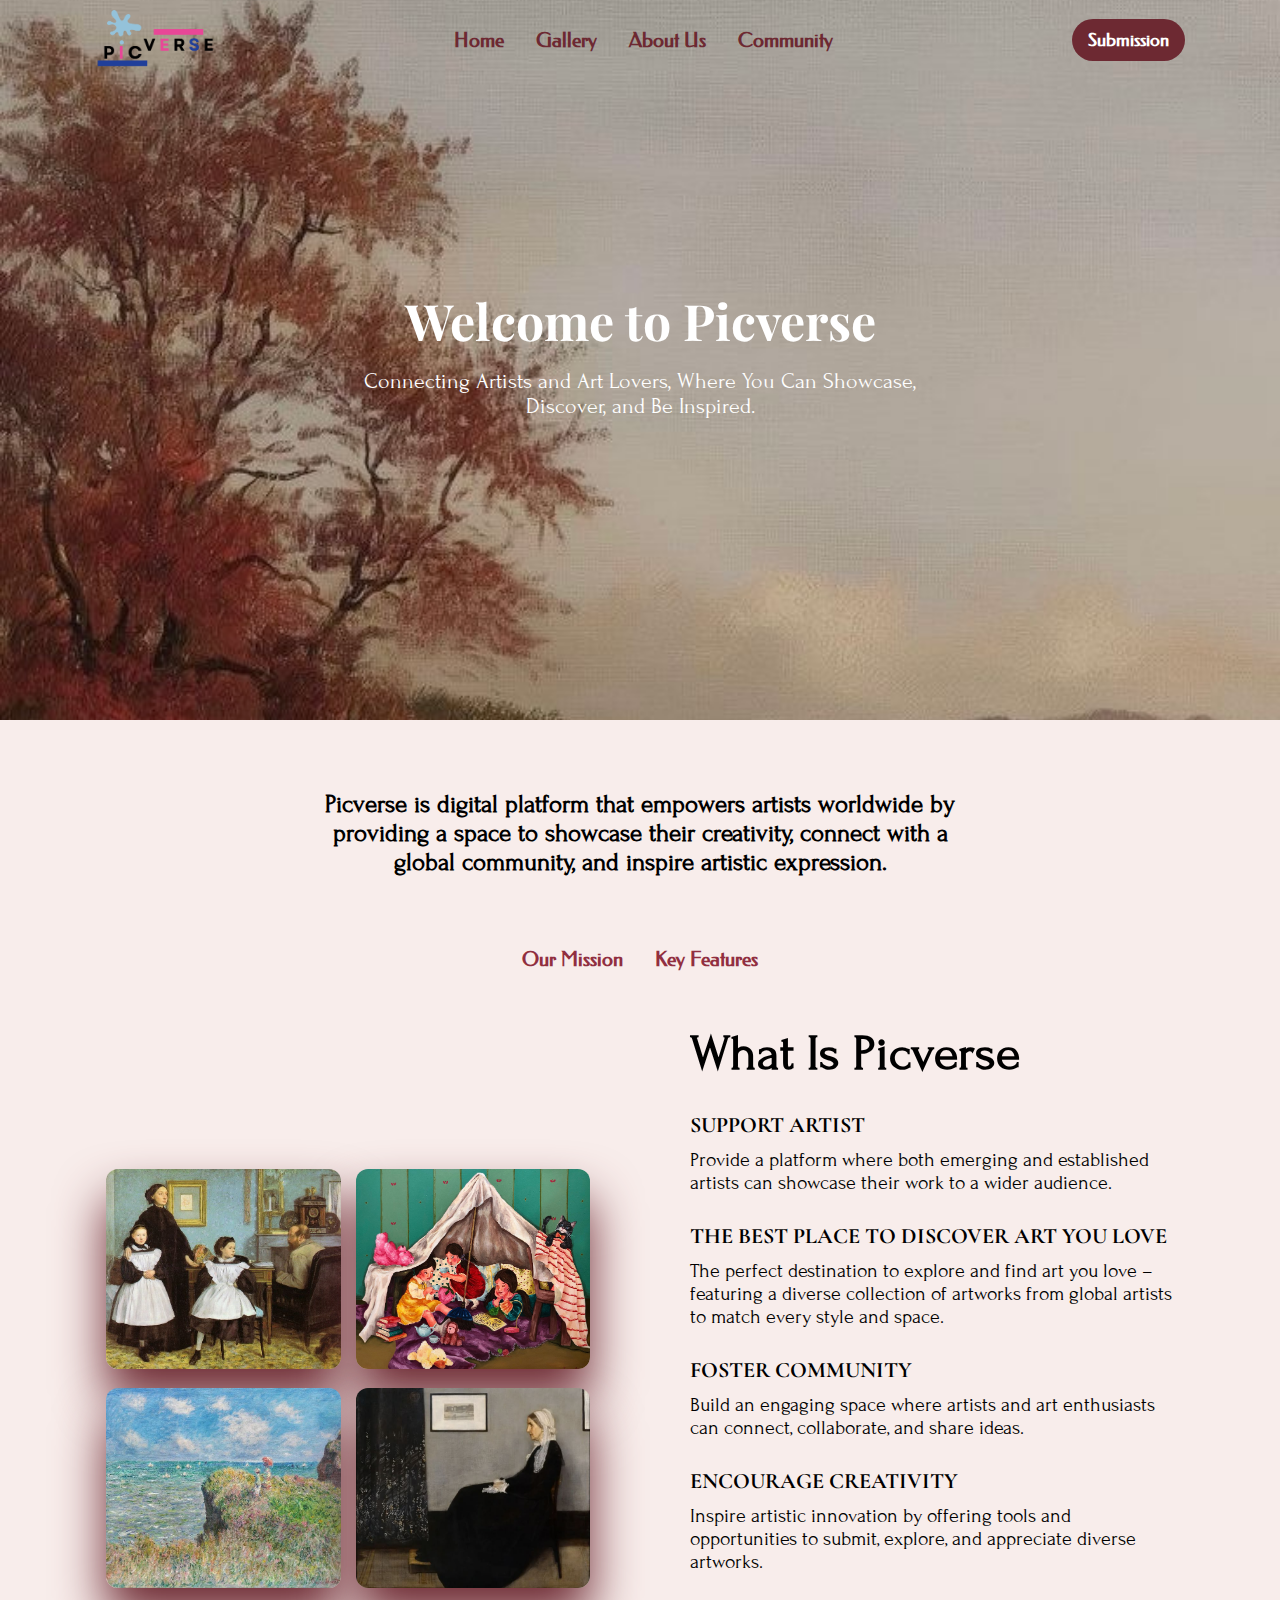
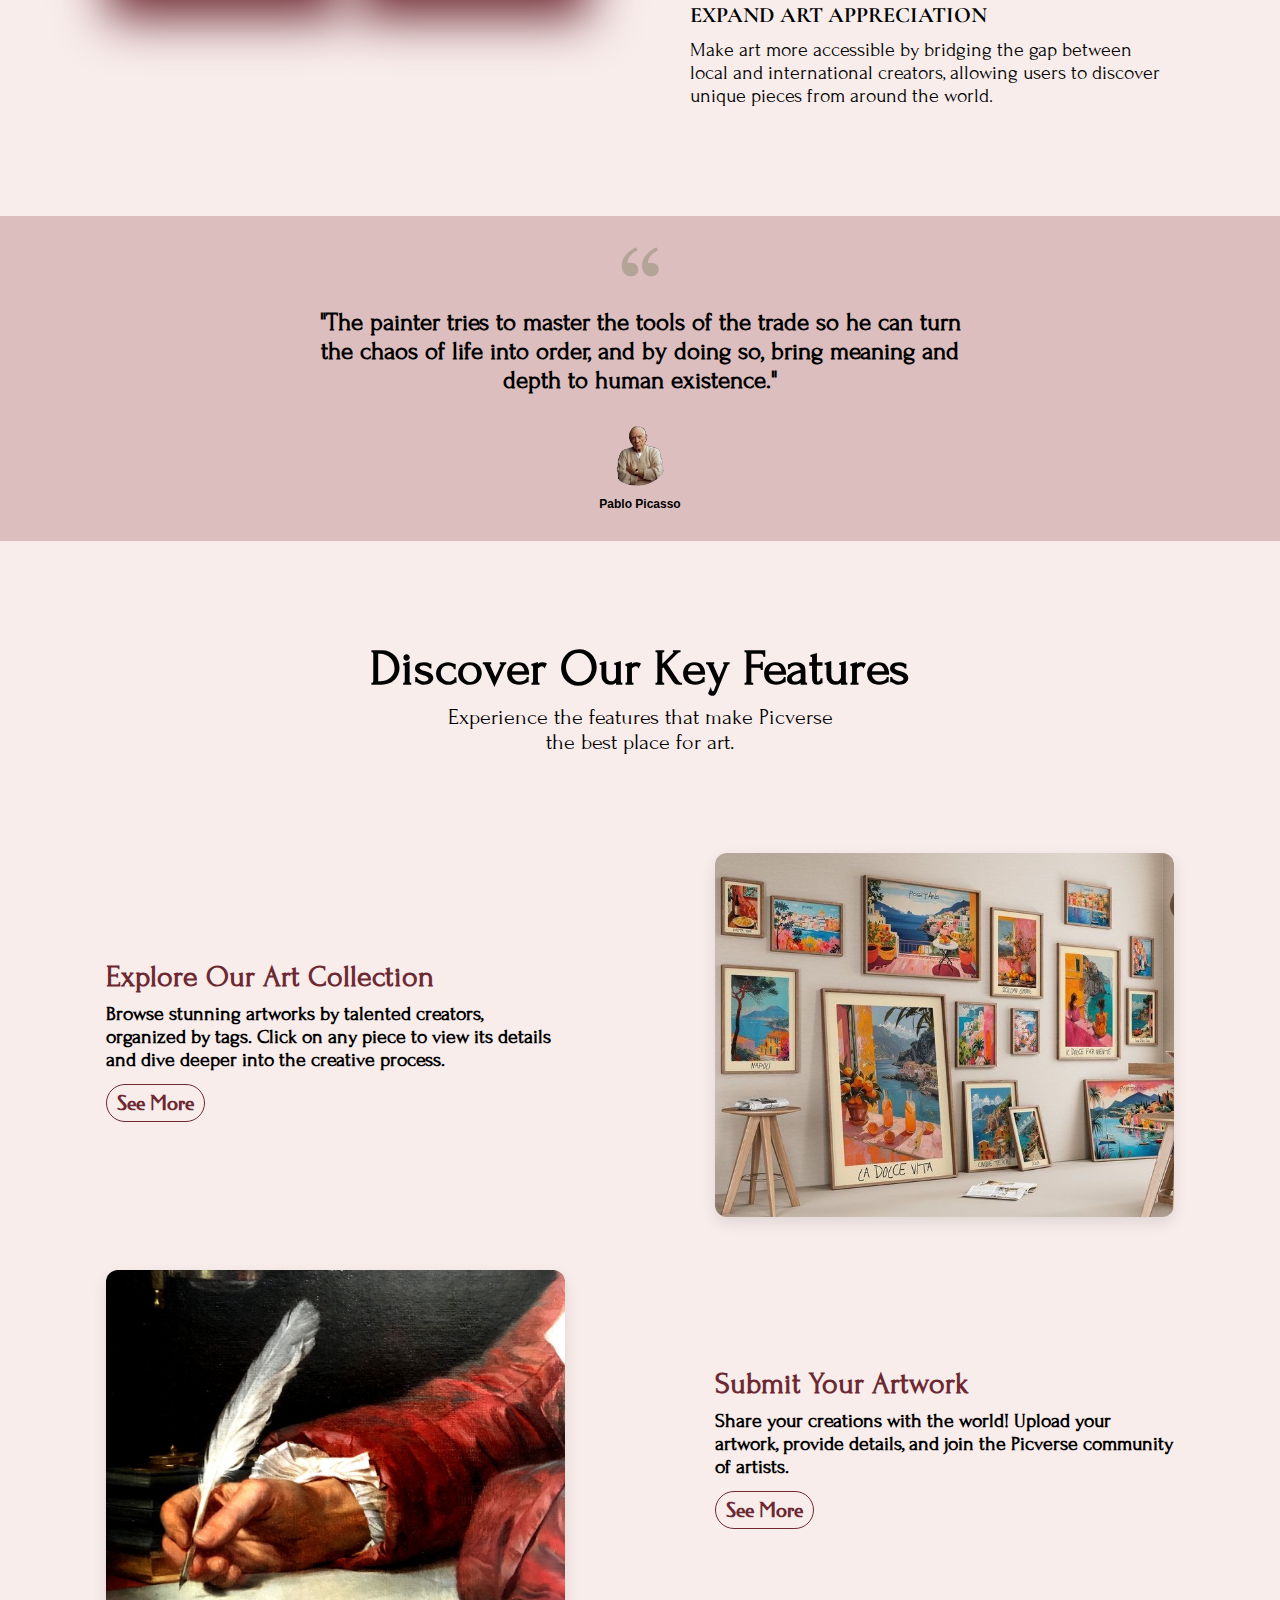
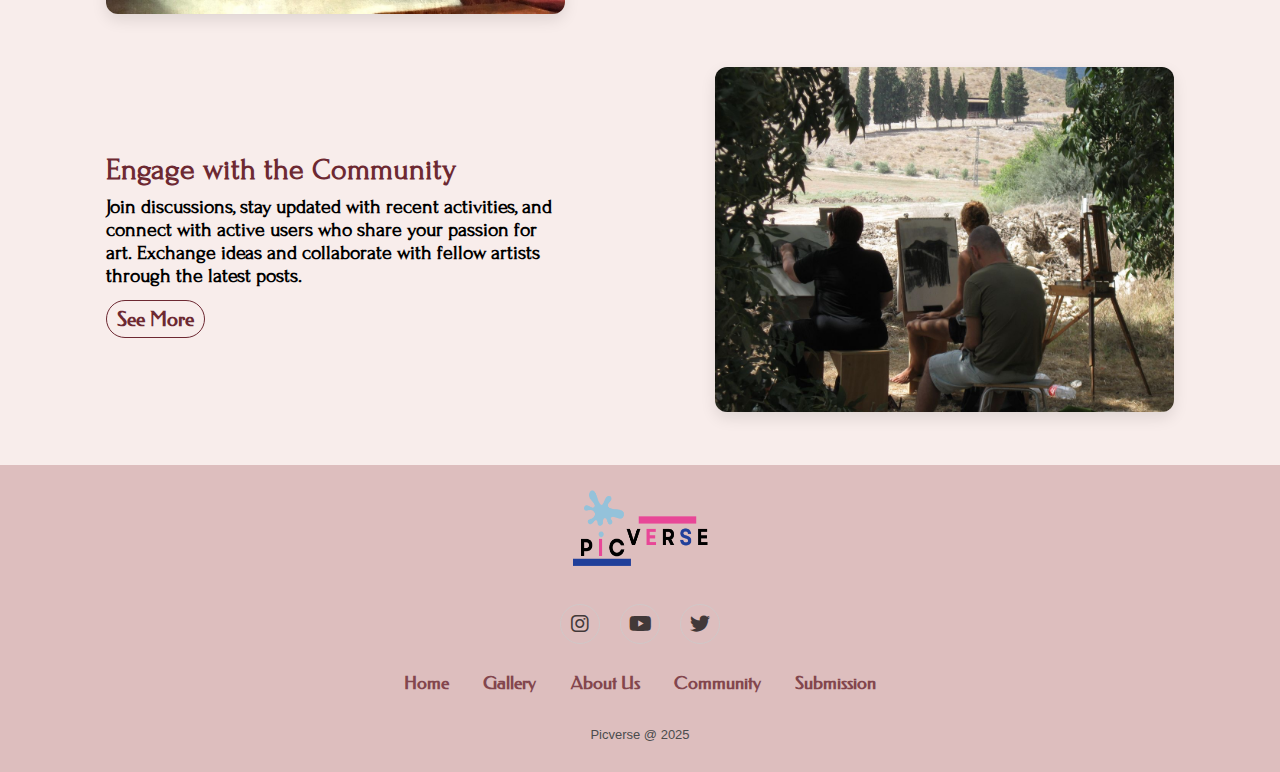
<file: About-us/aboutUs.html>
<!DOCTYPE html>
<html lang="en">
  <head>
    <meta charset="UTF-8" />
    <meta name="viewport" content="width=device-width, initial-scale=1.0" />
    <link rel="stylesheet" href="./about-us.css" />
    <link
    rel="stylesheet"
    href="https://cdnjs.cloudflare.com/ajax/libs/font-awesome/6.7.2/css/all.min.css"
    integrity="sha512-Evv84Mr4kqVGRNSgIGL/F/aIDqQb7xQ2vcrdIwxfjThSH8CSR7PBEakCr51Ck+w+/U6swU2Im1vVX0SVk9ABhg=="
    crossorigin="anonymous"
    referrerpolicy="no-referrer"
  />
    <title>About Us Page</title>
  </head>
  <body>
    <header class="header-about">
      <div class="navbar">
        <a href="../index.html">
          <img src="../img/picverse.png" alt="" class="logo" />
        </a>
        <ul class="links">
          <li><a href="../index.html">Home</a></li>
          <li><a href="../Gallery/gallery.html">Gallery</a></li>
          <li><a href="../About-us/aboutUs.html">About Us</a></li>
          <li><a href="../Community/community.html">Community</a></li>
        </ul>
        <a href="../Submission/submission.html" class="action_btn">Submission</a>
        <div class="toggle_btn">
          <i class="fa-solid fa-bars"></i>
        </div>
      </div>

      <div class="dropdown_menu">
        <li><a href="../index.html">Home</a></li>
        <li><a href="../Gallery/gallery.html">Gallery</a></li>
        <li><a href="../About-us/aboutUs.html">About Us</a></li>
        <li><a href="../Community/community.html">Community</a></li>
        <li><a href="../Submission/submission.html" class="action_btn">Submission</a></li>
      </div>
      <div class="slider-about">
        <div class="list-about">
          <div class="item">
            <img src="../img/artist.jpg" alt=""/>
          </div>
        </div>
        <section id="about-us-content">
          <h1 class="heading">Welcome to Picverse</h1>
          <p>
            Connecting Artists and Art Lovers, Where You Can Showcase, Discover,
            and Be Inspired.
          </p> 
    </header>

    <section id="mission-text">
      <div class="container">
        <h1>
          Picverse is digital platform that empowers artists worldwide by
          providing a space to showcase their creativity, connect with a global
          community, and inspire artistic expression.
        </h1>
      </div>
    </section>

    <section id="menus">
      <div class="container">
        <div class="section-menu">
          <a href="#our-mission">Our Mission</a>
          <a href="#key-features">Key Features</a>
        </div>
      </div>
    </section>

    <div id="our-mission" class="container-grid">
      <div class="contentLeft">
        <div class="row">
          <div class="imgWrapper">
            <img src="../img/realism/BellelliFamily.jpg" alt="">
          </div>
          <div class="imgWrapper">
            <img src="../img/illustrative/underBlanket.jpeg" alt="">
          </div>
          <div class="imgWrapper">
            <img src="../img/impressionism/CliffWalk.jpg" alt="">
          </div>
          <div class="imgWrapper">
            <img src="../img/potraits/Whistlers.jpg" alt="">
          </div>
        </div>
      </div>
      <div class="contentRight">
        <div class="content">
          <h2>What Is Picverse </h2>
          <h4>SUPPORT ARTIST</h4>
          <p>
            Provide a platform where both emerging 
            and established artists can showcase their 
            work to a wider audience.
          </p>
          <h4>THE BEST PLACE TO DISCOVER ART YOU LOVE</h4>
          <p>
            The perfect destination to explore and 
            find art you love – featuring a diverse 
            collection of artworks from global artists 
            to match every style and space.
          </p>
          <h4>FOSTER COMMUNITY</h4>
          <p>
            Build an engaging space where artists 
            and art enthusiasts can connect, 
            collaborate, and share ideas.
          </p>
          <h4>ENCOURAGE CREATIVITY</h4>
          <p>
            Inspire artistic innovation by offering 
            tools and opportunities to submit, explore, 
            and appreciate diverse artworks.
          </p>
          <h4>EXPAND ART APPRECIATION</h4>
          <p>
            Make art more accessible by bridging the 
            gap between local and international creators, 
            allowing users to discover unique pieces 
            from around the world.
          </p>
        </div>
      </div>
    </div>

    <section id="quote-text">
      <div class="container">
        <img src="../img/quote.png" alt="" />
        <h1>
          "The painter tries to master the tools of the trade so he can turn the
          chaos of life into order, and by doing so, bring meaning and depth to
          human existence."
        </h1>
        <div class="profile">
          <img src="../img/Pablo.png" alt="" />
          <h4>Pablo Picasso</h4>
        </div>
      </div>
    </section>

  <section id="about-us">
  <div id="key-features" class="discover-text">
    <h1>Discover Our Key Features</h1>
    <p>Experience the features that make Picverse the best place for art.</p>
  </div>

  <div class="container about-section">
    <div class="about-img">
    <a href="../Gallery/gallery.html">
      <img src="../img/gallery2.JPG" alt="Gallery Image" />
    </a>
    </div>
    <div class="about-content-painting">
      <h4>Explore Our Art Collection</h4>
      <h1>
        Browse stunning artworks by talented creators, 
        organized by tags. Click on any piece to view 
        its details and dive deeper into the creative process.
      </h1>
      <a href="../Gallery/gallery.html" class="btnClick">See More</a>
    </div>
  </div>

  <div class="container about-section">
    <div class="about-content-painting">
      <h4>Submit Your Artwork</h4>
      <h1>
        Share your creations with the world! Upload 
        your artwork, provide details, and join 
        the Picverse community of artists.
      </h1>
      <a href="../Submission/submission.html" class="btnClick">See More</a>
    </div>
    <div class="about-img">
    <a href="../Submission/submission.html">
      <img src="../img/submission2.JPG" alt="" />
    </a>
    </div>
  </div>

  <div class="container about-section">
    <div class="about-img">
    <a href="../Community/community.html">
      <img src="../img/community2.JPG" alt="" />
    </a>
    </div>
    <div class="about-content-painting">
      <h4>Engage with the Community</h4>
      <h1>
        Join discussions, stay updated with recent activities, 
        and connect with active users who share your passion for art. 
        Exchange ideas and collaborate with fellow artists through the latest posts.
      </h1>
      <a href="../Community/community.html" class="btnClick">See More</a>
    </div>
  </div>
</section>


    <section class="footer">
      <div class="footer-content">
          <img src="../img/picverse.png" alt="">
          <div class="socials">
              <a href="#"><i class="fa-brands fa-instagram" style="color: black;"></i></i></a>
              <a href="#"><i class="fa-brands fa-youtube" style="color: black;"></i></a>
              <a href="#"><i class="fa-brands fa-twitter" style="color: black;"></i></a>
          </div>

          <ul class="list-footer">
              <li>
                  <a href="../index.html">Home</a>
              </li>
              <li>
                  <a href="../Gallery/gallery.html">Gallery</a>
              </li>
              <li>
                  <a href="../About-us/aboutUs.html">About Us</a>
              </li>
              <li>
                  <a href="../Community/community.html">Community</a>
              </li>
              <li>
                  <a href="../Submission/submission.html">Submission</a>
              </li>
          </ul>
          <p class="copyright">
              Picverse @ 2025
          </p>
      </div>
  </section>
  </body>
  <script src="../index.js"></script>
  <script src="./about-us.js"></script>
</html>
</file>
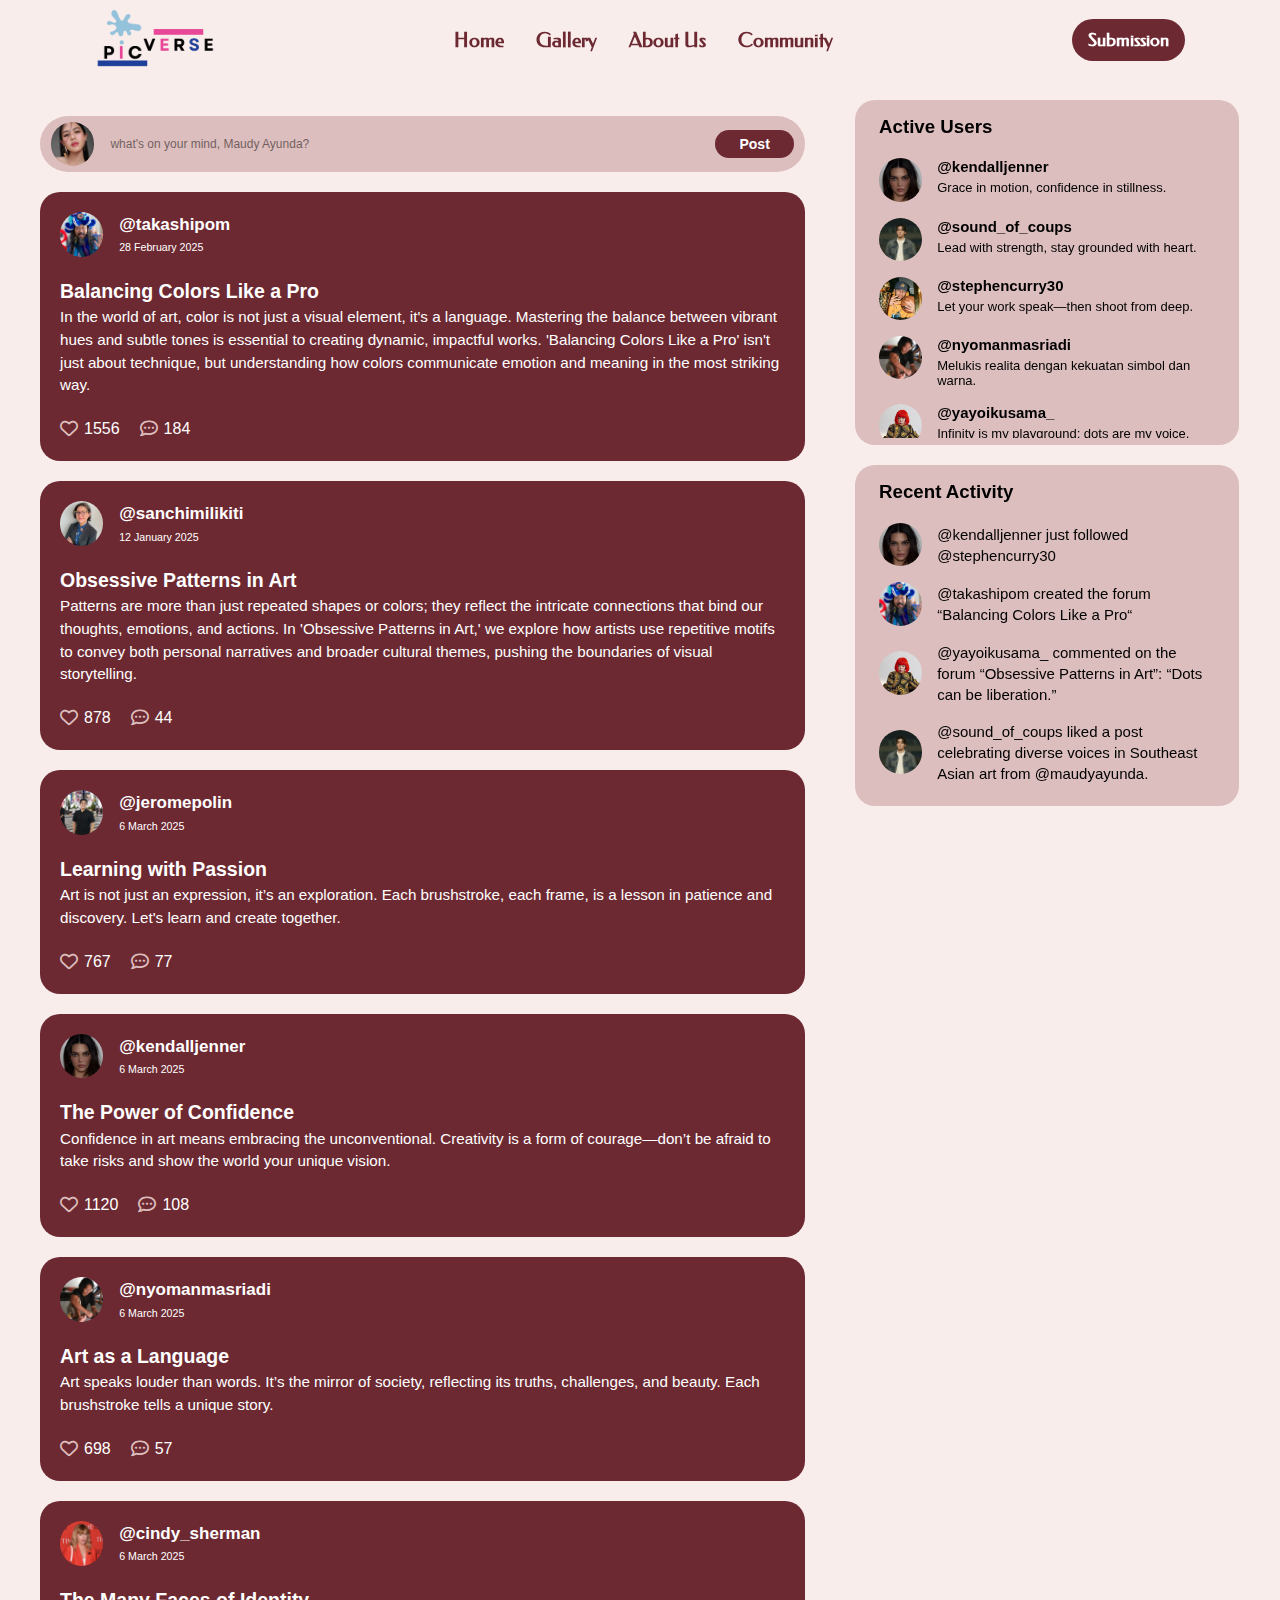
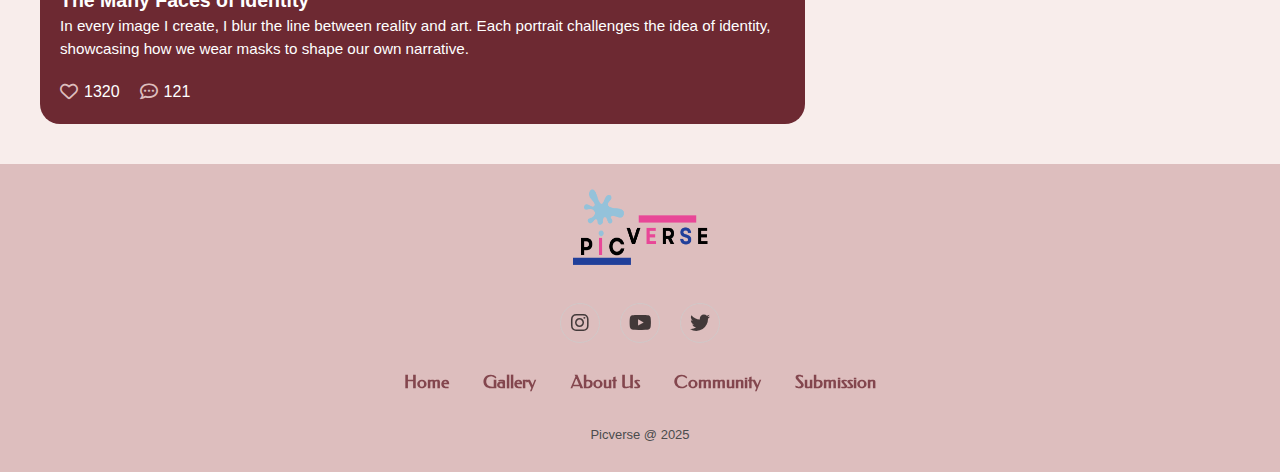
<file: Community/community.html>
<!DOCTYPE html>
<html lang="en">
  <head>
    <meta charset="UTF-8" />
    <meta name="viewport" content="width=device-width, initial-scale=1.0" />
    <link rel="stylesheet" href="./community.css" />
    <link
      rel="stylesheet"
      href="https://cdnjs.cloudflare.com/ajax/libs/font-awesome/6.7.2/css/all.min.css"
      integrity="sha512-Evv84Mr4kqVGRNSgIGL/F/aIDqQb7xQ2vcrdIwxfjThSH8CSR7PBEakCr51Ck+w+/U6swU2Im1vVX0SVk9ABhg=="
      crossorigin="anonymous"
      referrerpolicy="no-referrer"
    />
    <title>Community</title>
  </head>
  <body class="body-community">
    <!---------------------- NAVBAR ------------------------>
    <div class="navbar navbar-two">
        <a href="../Home/index.html">
          <img src="../img/picverse.png" alt="" class="logo" />
        </a>
        <ul class="links links-two">
          <li><a href="../Home/index.html">Home</a></li>
          <li><a href="../Gallery/gallery.html">Gallery</a></li>
          <li><a href="../About-us/aboutUs.html">About Us</a></li>
          <li><a href="../Community/community.html">Community</a></li>
        </ul>
        <a href="../Submission/submission.html" class="action_btn">Submission</a>
        <div class="toggle_btn">
          <i class="fa-solid fa-bars"></i>
        </div>
      </div>
  
      <div class="dropdown_menu dm">
        <li><a href="../Home/index.html">Home</a></li>
        <li><a href="../Gallery/gallery.html">Gallery</a></li>
        <li><a href="../About-us/aboutUs.html">About Us</a></li>
        <li><a href="../Community/community.html">Community</a></li>
        <li><a href="../Submission/submission.html" class="action_btn">Submission</a></li>
      </div>

      <!------------------------- MAIN ---------------------------->
      <main>
        <div class="container">
            <!---------------------- LEFT ------------------------>
            <div class="left">
                <form class="create-post">
                  <div class="profile-photo">
                    <img src="../img/Maudy2.jpg" alt="">
                  </div>
                  <input type="text" placeholder="what's on your mind, Maudy Ayunda?" id="create-post">
                  <input type="submit" value="Post" class="btn-post btn-primary">
                </form>

                <!---------------------- FEEDS ------------------------>
                <div class="feeds" id="feeds-container">
                
                </div>
            </div>
            <!---------------------- RIGHT ------------------------>
            <div class="right">
              <div class="active-section">
                <div class="heading">
                  <h3>Active Users</h3>
                </div>
                <!----------------- LIST OF ACTIVE USERS ------------------>
                <div id="active-users-container">
                  
                </div>
              </div>
              <!----------------- END OF LIST OF ACTIVE USERS ------------------>

              <!----------------- RECENT ACTIVITY ------------------>
              <div class="active-section">
                <div class="heading">
                  <h3>Recent Activity</h3>
                </div>
                <div id="recent-activity-container">
                </div>
              </div>
            </div>
        </div>
      </main>

      <section class="footer">
        <div class="footer-content">
            <img src="../img/picverse.png" alt="">
            <div class="socials">
                <a href="#"><i class="fa-brands fa-instagram" style="color: black;"></i></i></a>
                <a href="#"><i class="fa-brands fa-youtube" style="color: black;"></i></a>
                <a href="#"><i class="fa-brands fa-twitter" style="color: black;"></i></a>
            </div>
  
            <ul class="list-footer">
                <li>
                    <a href="../Home/index.html">Home</a>
                </li>
                <li>
                    <a href="../Gallery/gallery.html">Gallery</a>
                </li>
                <li>
                    <a href="../About-us/aboutUs.html">About Us</a>
                </li>
                <li>
                    <a href="../Community/community.html">Community</a>
                </li>
                <li>
                    <a href="../Submission/submission.html">Submission</a>
                </li>
            </ul>
            <p class="copyright">
                Picverse @ 2025
            </p>
        </div>
    </section>
  </body>
  <script src="../Home/index.js"></script>
  <script src="./community.js"></script>
</html>
</file>
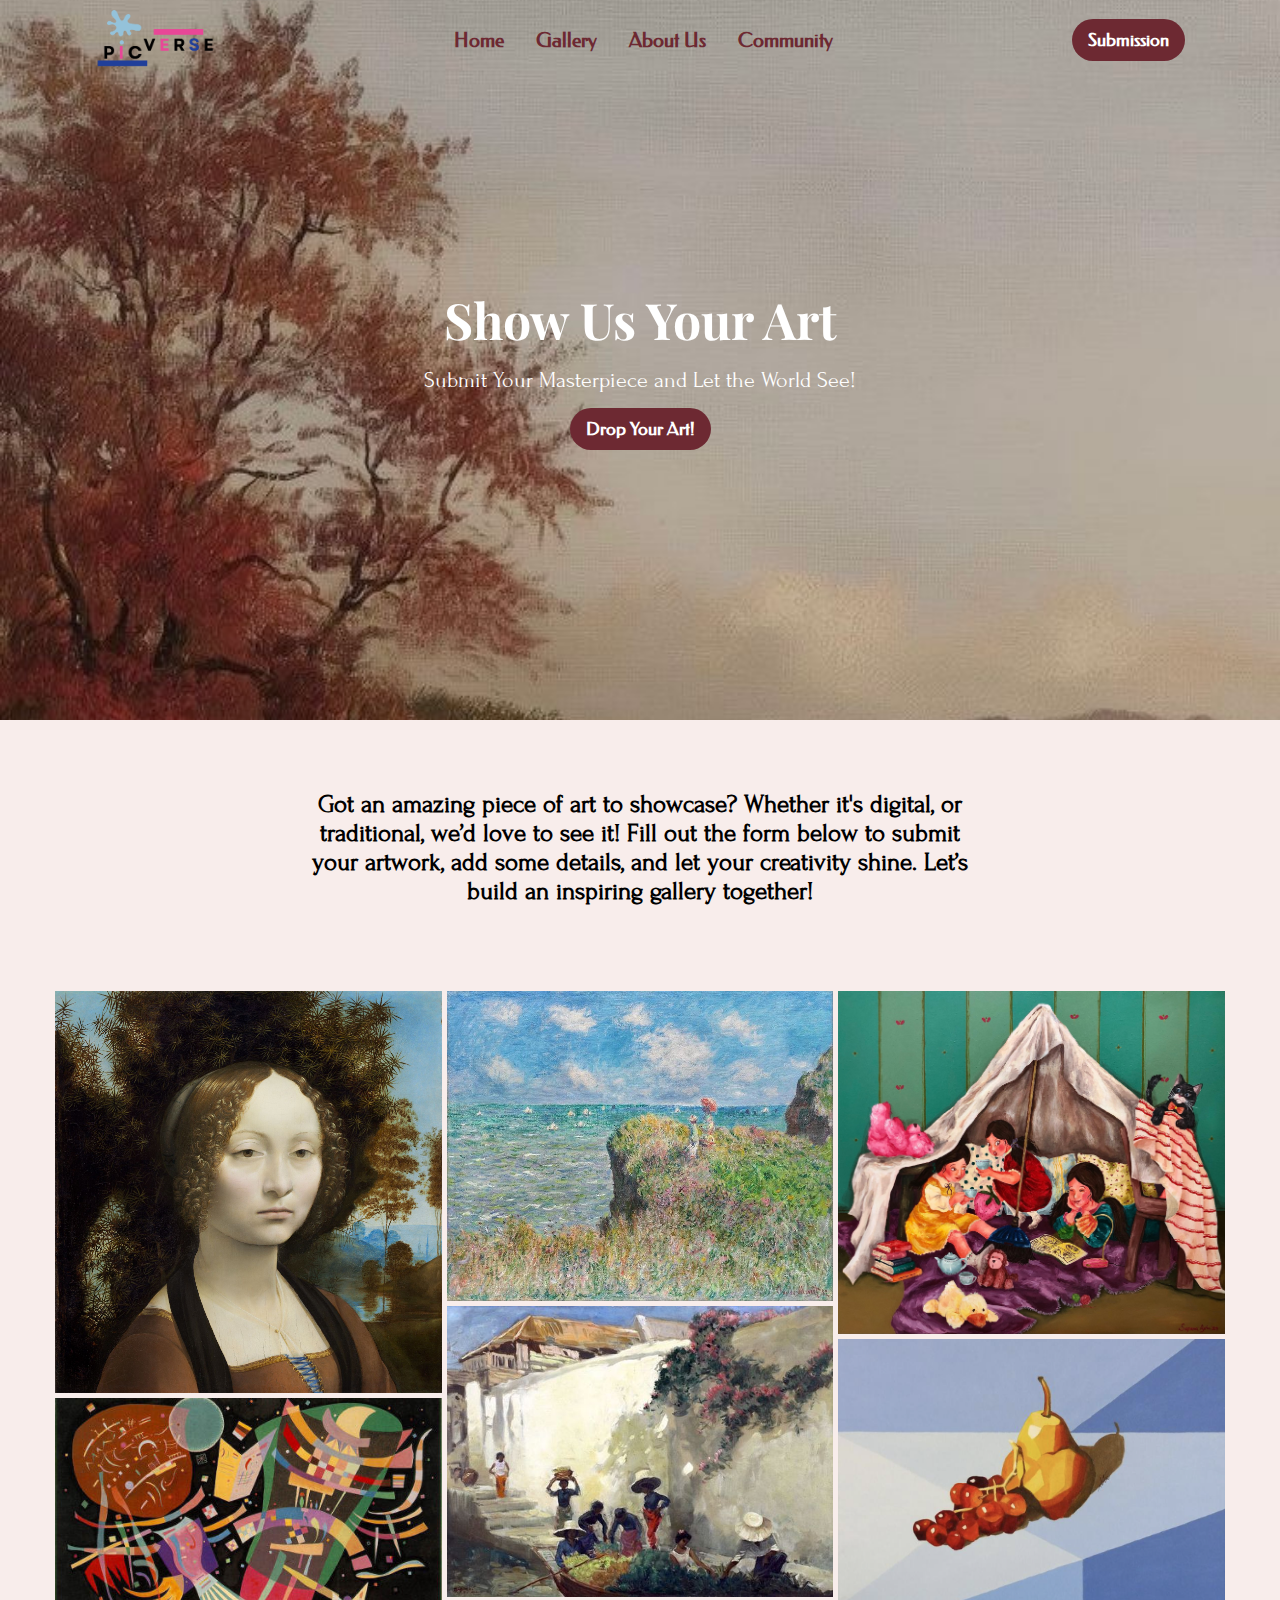
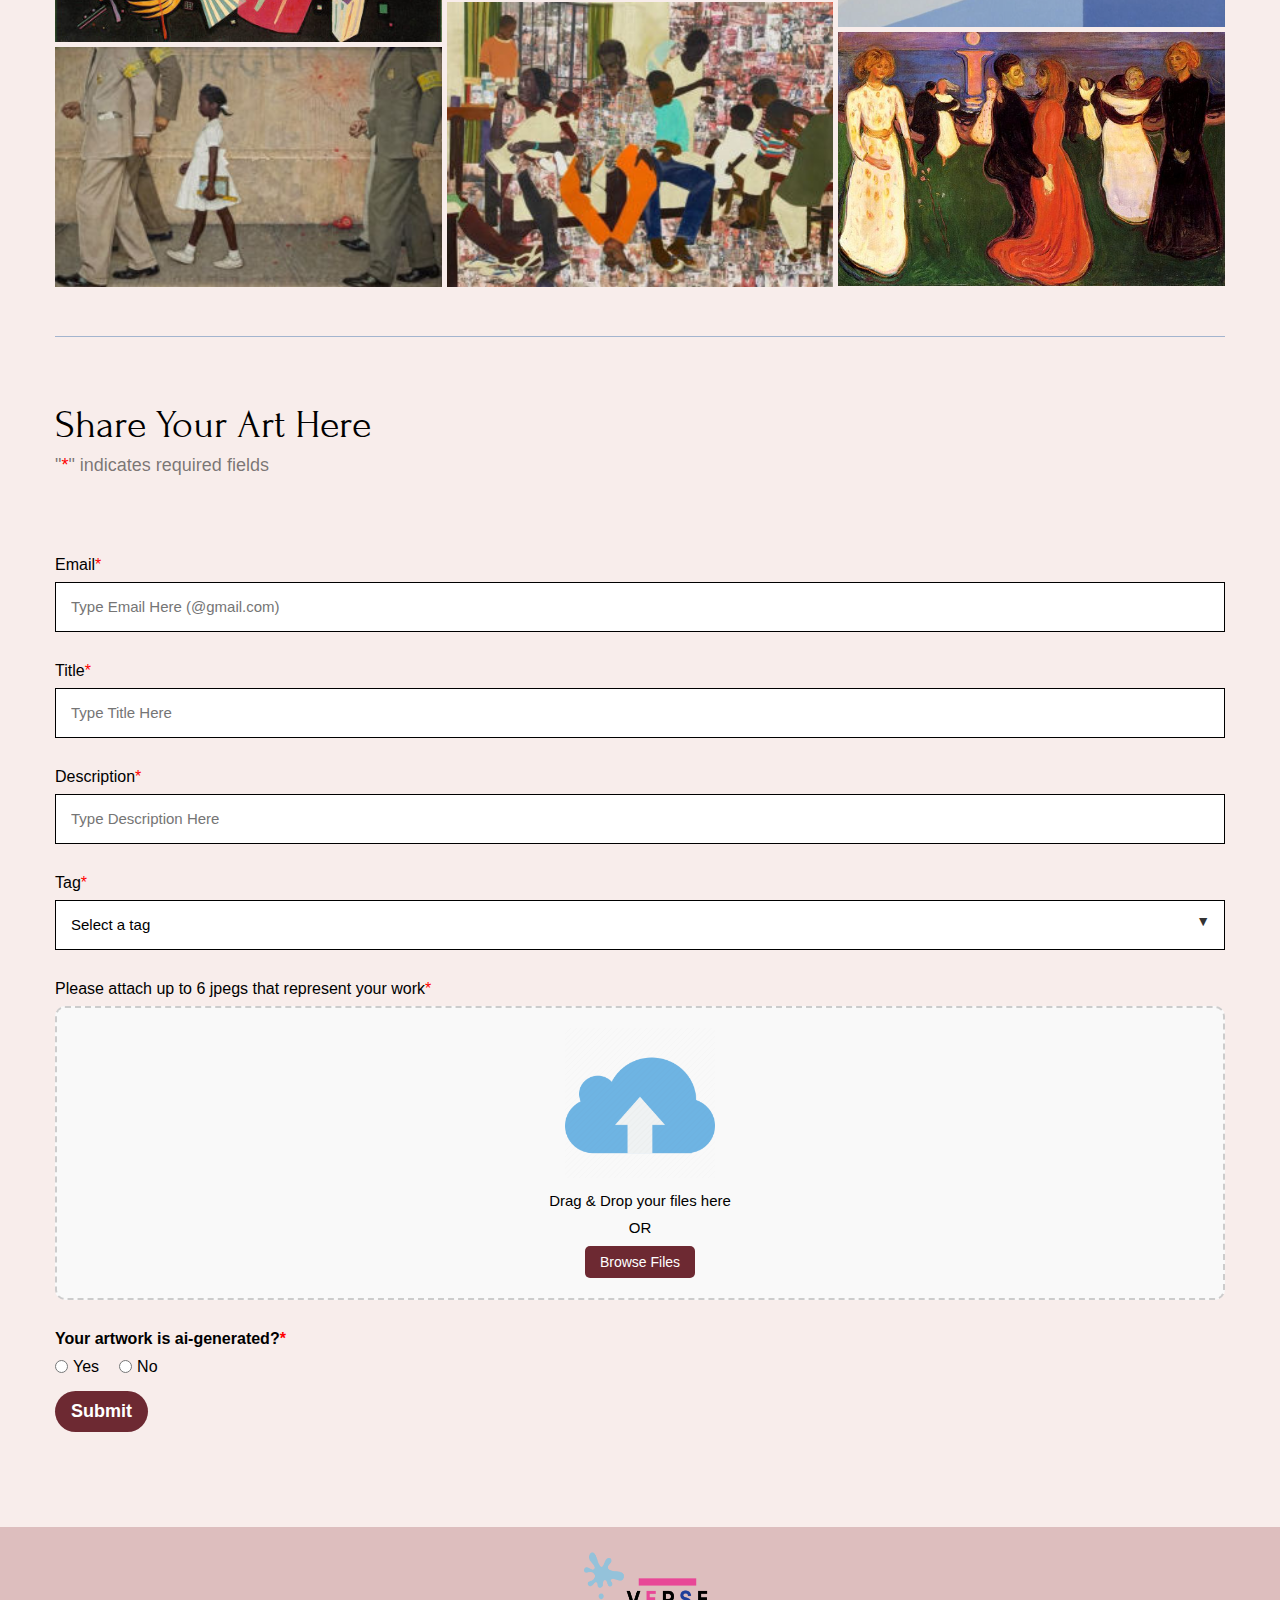
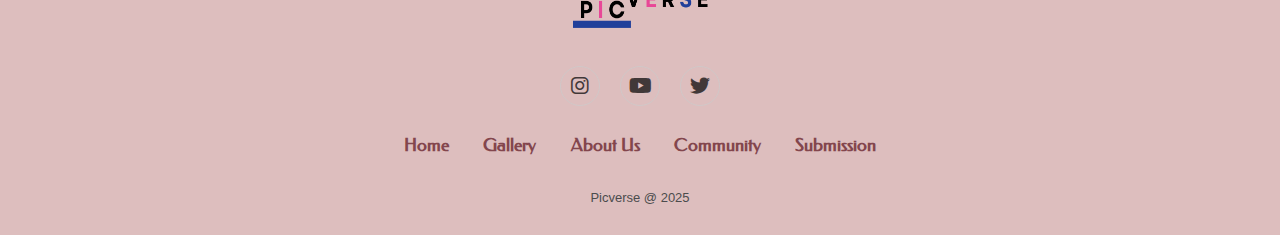
<file: Submission/submission.html>
<!DOCTYPE html>
<html lang="en">
<head>
    <meta charset="UTF-8">
    <meta name="viewport" content="width=device-width, initial-scale=1.0">
    <link rel="stylesheet" href="./submission.css" />
    <link
    rel="stylesheet"
    href="https://cdnjs.cloudflare.com/ajax/libs/font-awesome/6.7.2/css/all.min.css"
    integrity="sha512-Evv84Mr4kqVGRNSgIGL/F/aIDqQb7xQ2vcrdIwxfjThSH8CSR7PBEakCr51Ck+w+/U6swU2Im1vVX0SVk9ABhg=="
    crossorigin="anonymous"
    referrerpolicy="no-referrer"
/>
    <title>Submission Page</title>
</head>
<body>
    <header class="header-about">
        <div class="navbar">
          <a href="../Home/index.html">
            <img src="../img/picverse.png" alt="" class="logo" />
          </a>
          <ul class="links">
            <li><a href="../Home/index.html">Home</a></li>
            <li><a href="../Gallery/gallery.html">Gallery</a></li>
            <li><a href="../About-us/aboutUs.html">About Us</a></li>
            <li><a href="../Community/community.html">Community</a></li>
          </ul>
          <a href="../Submission/submission.html" class="action_btn">Submission</a>
          <div class="toggle_btn">
            <i class="fa-solid fa-bars"></i>
          </div>
        </div>
  
        <div class="dropdown_menu">
          <li><a href="../Home/index.html">Home</a></li>
          <li><a href="../Gallery/gallery.html">Gallery</a></li>
          <li><a href="../About-us/aboutUs.html">About Us</a></li>
          <li><a href="../Community/community.html">Community</a></li>
          <li><a href="../Submission/submission.html" class="action_btn">Submission</a></li>
        </div>
        <div class="slider-about">
          <div class="list-about">
            <div class="item">
              <img src="../img/artist.jpg" alt=""/>
            </div>
          </div>
          <section id="about-us-content">
            <h1 class="heading">Show Us Your Art</h1>
            <p>
                Submit Your Masterpiece and Let the World See!
            </p> 
            <a href="#submission-text" class="btn">Drop Your Art!</a>
      </header>
  
      <section id="mission-text">
        <div class="container">
          <h1>
            Got an amazing piece of art to showcase? Whether it's digital, or traditional, 
            we’d love to see it! Fill out the form below to submit your artwork,
            add some details, and let your creativity shine. 
            Let’s build an inspiring gallery together!
          </h1>
        </div>
      </section>

      <div class="container">
        <div class="photo-gallery">
          <div class="column">
            <div class="photo">
              <img src="../img/potraits/ginevra.jpg" alt="">
            </div>
            <div class="photo">
              <img src="../img/abstract/compositionX.jpg" alt="" class="composition">
            </div>
            <div class="photo">
              <img src="../img/illustrative/Problem.jpg" alt="" class="problem">
            </div>
          </div>
          <div class="column">
            <div class="photo">
              <img src="../img/impressionism/CliffWalk.jpg" alt="" class="CliffWalk">
            </div>
            <div class="photo">
              <img src="../img/realism/Kampung.jpg" alt="" class="kampung">
            </div>
            <div class="photo">
              <img src="../img/contemporary/TheComplicatedBeauty.jpg" alt="" class="beauty">
            </div>
          </div>
          <div class="column">
            <div class="photo">
              <img src="../img/illustrative/underBlanket.jpeg" alt="" class="underBlanket">
            </div>
            <div class="photo">
              <img src="../img/stillLife/Grapes.png" alt="" class="kitchen">
            </div>
            <div class="photo">
              <img src="../img/expressionism/DanceLife.jpg" alt="" class="bedroom">
            </div>
          </div>
        </div>
      </div>

      <div class="container">
         <section id="submission-text">
        <div id="submission" class="sub-text">
          <h1>Share Your Art Here</h1>
          <p>"<span class="red-asterisk">*</span>" indicates required fields</p>
        </div>
      </section> 
      </div>
     
      <section class="container">
        <form action="#" class="form" id="submission-form">
          <div class="input-box">
            <label>Email<span class="red-asterisk">*</span></label>
            <input type="text" placeholder="Type Email Here (@gmail.com)">
          </div>
          <div class="input-box">
            <label>Title<span class="red-asterisk">*</span></label>
            <input type="text" placeholder="Type Title Here">
          </div>
          <div class="input-box">
            <label>Description<span class="red-asterisk">*</span></label>
            <input type="text" placeholder="Type Description Here">
          </div>

          <!-- Dropdown Tag* -->
          <div class="input-box">
            <label>Tag<span class="red-asterisk">*</span></label>
            <div class="select-box">
                <select>
                  <option value="" disabled selected>Select a tag</option>
                  <option value="portrait">Portrait</option>
                  <option value="landscape">Landscape</option>
                  <option value="abstract">Abstract</option>
                  <option value="realism">Realism</option>
                  <option value="surrealism">Surrealism</option>
                  <option value="expressionism">Expressionism</option>
                </select>
            </div>
          </div>

          <div class="input-box">
            <label>Please attach up to 6 jpegs that represent your work<span class="red-asterisk">*</span></label>
          </div>
          <div class="drop-section">
            <div class="col">
              <div class="cloud-icon">
                <img src="../img/cloud-image.png" alt="">
              </div>
              <span>Drag & Drop your files here</span>
              <span>OR</span>
              <button class="file-section">Browse Files</button>
              <input type="file" class="file-selector-input" multiple>
            </div>
            <div class="col">
              <div class="drop-here">Drop Here</div>
            </div>
          </div>
          <div class="upload-list">
            <!-- Saat file masih diupload -->
            <!-- <div class="upload-item uploading">
                <div class="file-icon">
                    <img src="./img/img-icons.png" alt="">
                </div>
                <div class="file-info">
                    <div class="file-name">Uploading File...</div>
                    <div class="upload-progress">
                        <span style="width: 0%;"></span>
                    </div>
                    <div class="file-status">Uploading 0%</div>
                </div>
                <div class="upload-actions">
                  <button class="cancel-upload">
                    <i class="fa-solid fa-xmark"></i>
                  </button>
              </div> -->
            </div>
        
            <!-- Setelah file berhasil diupload -->
            <div class="upload-item uploaded" style="display: none;">
                <div class="file-icon">
                    <img src="../img/img-icons.png" alt="">
                </div>
                <div class="file-info">
                    <div class="file-name">Uploaded_File.png</div>
                    <div class="file-size">82 KB</div>
                </div>
                <div class="file-status">
                  <i class="fa-solid fa-check"></i>
                </div>
            </div>
        </div>
      
          <div class="ai-generated">
            <label class="label-text">Your artwork is ai-generated?<span class="red-asterisk">*</span></label>
            <div class="ai-option">
              <div class="ai">
                <input type="radio" id="check-yes" name="ai">
                <label for="check">Yes</label>
              </div>
              <div class="ai">
                <input type="radio" id="check-no" name="ai">
                <label for="check">No</label>
              </div>
            </div>
          </div>
          <div class="submit-btn">
            <button type="submit" class="btn">Submit</button>
          </div>
        </form>

        <!-- Pop-up Success -->
<div id="successPopup" class="popup">
  <div class="popup-content">
    <p>Successfully submitted your artwork!</p>
    <button onclick="closePopup()">OK</button>
  </div>
</div>
      </section>

      <section class="footer">
        <div class="footer-content">
            <img src="../img/picverse.png" alt="">
            <div class="socials">
                <a href="#"><i class="fa-brands fa-instagram" style="color: black;"></i></i></a>
                <a href="#"><i class="fa-brands fa-youtube" style="color: black;"></i></a>
                <a href="#"><i class="fa-brands fa-twitter" style="color: black;"></i></a>
            </div>

            <ul class="list-footer">
                <li>
                    <a href="../Home/index.html">Home</a>
                </li>
                <li>
                    <a href="../Gallery/gallery.html">Gallery</a>
                </li>
                <li>
                    <a href="../About-us/aboutUs.html">About Us</a>
                </li>
                <li>
                    <a href="../Community/community.html">Community</a>
                </li>
                <li>
                    <a href="../Submission/submission.html">Submission</a>
                </li>
            </ul>
            <p class="copyright">
                Picverse @ 2025
            </p>
        </div>
    </section>
</body>
<script src="../Home/index.js"></script>
<script src="./submission.js"></script>
</html>
</file>
<file: About-us/about-us.css>
@import url('https://fonts.googleapis.com/css2?family=Afacad+Flux:wght@100..1000&family=Forum&family=Open+Sans:ital,wght@0,300..800;1,300..800&display=swap');
@import url('https://fonts.googleapis.com/css2?family=Afacad+Flux:wght@100..1000&family=Cinzel:wght@400..900&family=Cormorant+Garamond:ital,wght@0,300..700;1,300..700&family=Federo&family=Forum&family=Linden+Hill:ital@0;1&family=Luckiest+Guy&family=Open+Sans:ital,wght@0,300..800;1,300..800&family=Playfair+Display:ital,wght@0,400..900;1,400..900&display=swap');

* {
    margin: 0;
    padding: 0;
    box-sizing: border-box;
    font-family: "DM Sans", sans-serif;
}

:root {
    --background: #F8EDEB;
    --primary: #6D2932;
    --secondary: #DDBEBE;
    --highlight: #912F40;
    --text: #2D2D2D;
    --white: #ffffff;
    --black: #000000;
    --highlighted: #4E7CB2;
}

body {
    background-color: var(--background);
    margin: 0;
    /* position: relative; */
}

.container {
    max-width: 1200px;
    /* padding: 10px; */
    margin: auto;
}

li {
    list-style: none;
}

a {
    font-family: "Federo", serif;
    text-decoration: none;
    font-size: 20px;
    color: var(--primary);
    font-weight: bold;
}

a:hover {
    color: var(--highlight);
}

/* NAVBAR */
.logo {
    width: 120px;
    height: auto;
}

.navbar {
    width: 100%;
    height: 80px;
    display: flex;
    align-items: center;
    justify-content: space-between;
    position: absolute;
    z-index: 10;
    top: 0;
    left: 0;
    padding: 0 95px;
    background: transparent;
}

.navbar .links {
    display: flex;
    gap: 2rem;
}

ul .links{
    color: seagreen;
}

.navbar .toggle_btn {
    color: var(--black);
    font-size: 2rem;
    cursor: pointer;
    display: none;
}

.action_btn {
    background-color: var(--primary);
    color: var(--white);
    padding: 0.6rem 1rem;
    border: none;
    outline: none;
    border-radius: 50px;
    font-size: 18px;
    font-weight: bold;
    cursor: pointer;
    transition: scale 0.2 ease;
}

.action_btn:hover {
    scale: 1.05;
    color: var(--white);
}

/* DROPDOWN MENU */
.dropdown_menu {
    display: none;
    position: absolute;
    right: 30px;
    top: 65px;
    height: 0;
    width: 250px;
    background: rgba(255, 255, 255, 0.1);
    backdrop-filter: blur(15px);
    border-radius: 10px;
    overflow: hidden;
    transition: height 0.2s cubic-bezier(0.175, 0.885, 0.32, 1.275);
    z-index: 100;
}

.dropdown_menu.open {
    height: auto;
}

.dropdown_menu li {
    padding: 0.7rem;
    display: flex;
    align-items: center;
    justify-content: center;
}

.dropdown_menu .action_btn {
    width: 100%;
    display: flex;
    justify-content: center;
}

.action_btn:active {
    scale: 0.95;
}

/* ABOUT US aboutUs.html */
.slider-about {
    width: 100%;
    height: 80vh;
    margin: auto;
    position: relative;
    overflow: hidden;
}

.header-about {
    position: relative;
    width: 100%;
    height: 80vh;
    overflow: hidden;
}

/* ABOUT US CONTENT SECTION */
.list-about img {
    width: 100vw;
    height: 100vh;
    object-fit: cover;
}

section#about-us-content {
    position: absolute;
    top: 50%;
    left: 50%;
    transform: translate(-50%, -50%);
    text-align: center;
    color: var(--white);
    z-index: 5;
    display: flex;
    flex-direction: column;
    align-items: center;
    justify-content: center;
    width: 100%;
}

#about-us-content h1 {
    font-size: 50px;
    font-weight: bold;
    font-family: "Playfair Display", serif;
    margin-bottom: 15px;
    max-width: 550px;
}

#about-us-content p {
    font-size: 22px;
    font-weight: 500;
    font-family: "Forum", sans-serif;
    max-width: 600px;
    margin-bottom: 15px;
}

/* MISSION TEXT SECTION */
#mission-text {
    background: var(--cream);
    display: flex;
    justify-content: center;
    align-items: center;
    /* padding: 40px 0; */
    padding-top: 50px;
    margin: 0;
    width: 100%;
    margin-bottom: 50px;
}

#mission-text .container {
    display: flex;
    flex-direction: column;
    align-items: center;
    max-width: 700px;
    gap: 30px;
    padding: 20px 20px ;
}

#mission-text h1 {
    font-size: 25px;
    font-family: "Forum", sans-serif;
    align-self: center;
    text-align: center;
}

/* MENUS SECTION */
#menus .section-menu {
  display: flex;
  justify-content: center;
  gap: 2rem;
  margin-bottom: 3rem;
}

#menus .section-menu a {
  text-decoration: none;
  color: var(--highlight);
  font-weight: 700;
  font-size: 20px;
  border-bottom: 2px solid transparent;
  padding-bottom: 0.3rem;
  transition: border-color 0.3s;
}

#menus .section-menu a:hover,
#menus .section-menu a:focus {
  border-color: var(--primary);
}

/* OUR MISSION CONTAINER GRID */
.container-grid {
  max-width: 1100px;
  margin: 0 auto 5rem auto;
  display: grid;
  grid-template-columns: 1fr 1fr;
  gap: 100px;
  padding: 0 1rem;
}

/* contentLeft & contentRight */
.contentLeft, .contentRight {
  display: flex;
  flex-direction: column;
  justify-content: center;
}

/* The row inside contentLeft with images */
.contentLeft .row {
  display: grid;
  grid-template-columns: repeat(2, 1fr);
  gap: 15px;
}

/* Images styling */
.imgWrapper img {
  width: 100%;
  height: 200px;
  object-fit: cover;
  border-radius: 12px;
  box-shadow: 0 30px 50px var(--primary);
  transition: transform 0.3s ease;
  cursor: pointer;
}

.imgWrapper img:hover {
  transform: scale(1.05);
}

/* Text content on the right */
.contentRight .content h2 {
  font-size: 50px;
  margin-bottom: 30px;
  color: var(--black);
  font-weight: bold;
  font-family: "Forum", sans-serif;
}

.contentRight h4 {
  font-family: "Cormorant Garamond", serif;
  font-size: 22px;
  font-weight: bold;
  margin-bottom: 10px;
  color: var(--black);
}

.contentRight p {
  font-size: 20px;
  font-family: "Forum", sans-serif;
  margin-bottom: 29px;
  font-weight: lighter;
}

.container-grid:nth-child(even) {
  direction: ltr; 
}
.container-grid:nth-child(even) > * {
  direction: ltr;
}

#quote-text {
    background: var(--secondary);
    display: flex;
    justify-content: center;
    align-items: center;
    padding: 10px 0;
    margin: 0;
    width: 100%;
}

#quote-text .container {
    display: flex;
    flex-direction: column;
    align-items: center;
    max-width: 700px;
    gap: 30px;
    padding: 20px 16px ;
}

#quote-text h1 {
    font-size: 25px;
    font-family: "Forum", sans-serif;
    text-align: center;
}

#quote-text .profile {
    display: flex;
    flex-direction: column;
    align-items: center;
    justify-content: center;
    gap: 10px; 
}

#quote-text .profile img {
    width: 50px;
}

#quote-text .profile h4 {
    font-size: 12px;
    text-align: center;
}

.discover-text {
    max-width: 700px;
    text-align: center;
    justify-content: center;
    align-items: center;
    padding-bottom: 50px;
    padding-top: 100px;
    margin: 0 auto;
    display: flex;
    flex-direction: column;
    gap: 8px;
}

.discover-text h1 {
    font-family: "Forum", sans-serif;
    font-size: 50px;
    font-weight: bold;
}

.discover-text p {
    font-family: "Forum", sans-serif;
    max-width: 400px;
    font-size: 22px;
    font-weight: lighter;
}

/* About Images */
/* Container utama setiap about section */
.container.about-section {
  max-width: 1100px;
  margin: 3rem auto;
  display: grid;
  grid-template-columns: 1fr 1fr;
  align-items: center;
  gap: 150px;
  padding: 0 1rem;
}

/* Selang-seling posisi gambar dan teks */
.container.about-section:nth-child(odd) {
  grid-template-areas: 
    "img content";
}

.container.about-section:nth-child(even) {
  grid-template-areas: 
    "content img";
}

/* Atur div gambar dan konten sesuai area */
.about-img {
  grid-area: img;
}

.about-content-painting {
  grid-area: content;
}

/* Styling gambar */
.about-img img {
  width: 100%;
  height: auto;
  border-radius: 12px;
  box-shadow: 0 6px 15px rgba(0,0,0,0.1);
  object-fit: cover;
  transition: transform 0.3s ease;
  cursor: pointer;
}

.about-img img:hover {
  transform: scale(1.05);
}

/* Styling teks */
.about-content-painting h4 {
  font-family: "Forum", sans-serif;
  font-size: 30px;
  color: var(--primary);
  font-weight: bold;
  margin-bottom: 8px;
}

.about-content-painting h1 {
    font-family: "Forum", sans-serif;
    font-size: 20px;
    font-weight: 600;
    margin-bottom: 20px;
}

.btnClick { 
    padding: 6px 10px;
    background: transparent;
    border: 1px solid var(--primary);
    border-radius: 50px;
    cursor: pointer;
    color: var(--primary);
    font-size: 20px;
    font-weight: bold;
}

.btnClick:hover {
    background: var(--highlight);
    color: var(--white);
    border: 1px solid var(--highlight);
}

/* FOOTER SECTION */
.footer {
    padding: 20px 0;
    background-color: var(--secondary);
}

.footer .footer-content {
    text-align: center;
    padding-bottom: 10px;
    color: #4b4c4d;
}

.footer img {
    width: 140px;
    height: 85px;
    margin-bottom: 30px;
}

.footer .socials a {
    font-size: 20px;
    border: 1px solid #ccc;
    width: 40px;
    height: 40px;
    line-height: 38px;
    display: inline-block;
    border-radius: 50%;
    margin: 0 8px 10px;
    opacity: 0.7;
}

.footer .socials a:hover {
    opacity: 1;
}

.list-footer a {
    color: var(--primary);
    font-size: 18px;
    margin-top: 0;
    padding: 0;
    line-height: 1.6;
    opacity: 0.8;
}

.footer ul li {
    display: inline-block;
    padding: 15px 15px;
}

.list-footer a:hover {
    color: var(--primary);
    opacity: 1;
}

.footer .copyright {
    margin-top: 15px;
    font-size: 13px;
    color: var(--black50);
}

/* RESPONSIVE */
@media(max-width: 1024px) {
    .navbar {
        padding: 0 50px;
    }

    a {
        font-size: 15px;
    }

    .action_btn {
        font-size: 15px;
    }

    .buttons {
        display: none;
    }

    #about-us .container .about-content-painting {
        max-width: 600px;
        align-items: center;
    }
    
    .about-content-painting h4 {
        text-align: center;
        font-size: 30px;
    }
    
    .about-content-painting h1 {
        text-align: center;
        font-size: 20px;
        font-weight: 600;
    }

    .discover-text h1 {
        font-size: 40px;
    }
    
    .discover-text p {
        font-size: 18px;
    }

    .discover-text {
        padding-bottom: 70px;
    }
}

@media(max-width: 768px) {
    .navbar .links, 
    .navbar .action_btn {
        display: none;
    }

    .navbar .toggle_btn {
        display: block;
    }

    .dropdown_menu {
        display: block;
    }

    a {
        font-size: 15px;
    }

    .action_btn {
        font-size: 15px;
    }

    #quote .container {
        padding: 25px 20px ;
    }
    
    #quote h1 {
        font-size: 20px;
        font-family: "Forum", sans-serif;
        align-self: center;
        text-align: center;
        padding-left: 25px;
        padding-right: 25px;
    }
    
    #quote .profile img {
        width: 50px;
    }
    
    #quote .profile h4 {
        font-size: 12px;
    }

    .container-grid {
        grid-template-columns: 1fr;
    }

    .contentLeft {
        display: none;
    }

    .contentRight {
        text-align: center; 
        align-items: center; 
        display: flex;
        flex-direction: column;
        justify-content: center;
    }

    .contentRight p {
        max-width: 550px;
    }

    .about-image img {
        width: 280px;
        height: 350px;
        margin: 0 auto 20px;
        display: block;
    }

    #about-us .container {
        display: flex;
        flex-direction: column;
        justify-content: center;
        gap: 0;
        padding: 10px 50px;
    }

    .about-img {
        order: -1;
        margin-bottom: 10px;
    }

    #about-us .container .about-content {
        align-items: center;
    }

    .about-content h1 {
        font-size: 20px;
        text-align: center;
    }

    #about-us .container .about-content-painting {
        max-width: 600px;
        align-items: center;
    }
    
    .about-content-painting h4 {
        text-align: center;
        font-size: 30px;
    }
    
    .about-content-painting h1 {
        text-align: center;
        font-size: 20px;
        font-weight: 600;
    }

    .discover-text h1 {
        font-size: 40px;
    }
    
    .discover-text p {
        font-size: 18px;
    }

    .discover-text {
        padding-bottom: 80px;
        padding-top: 30px;
    }
    
    .discover-text::after {
        content: "";
        display: block;
        width: 150px;
        height: 2px;
        background-color: #000;
        margin: 10px auto 0;
    }

    .container.about-section {
        grid-template-columns: 1fr;
        grid-template-areas: 
        "img"
        "content";
        gap: 1.5rem;
    }

    .about-img, .about-content-painting {
        text-align: center;
    }

    .about-content-painting h1 {
        font-size: 22px;
    }

    .btnClick {
        padding: 8px 19px;
        font-size: 16px;
    }

    .footer img {
        width: 120px;
        height: 75px;
        margin-bottom: 30px;
    }

    .footer ul li {
        display: block;
        padding: 5px 10px;
    }

    .list-footer a {
        font-size: 15px;
    }
}

@media(max-width: 576px) {
    .navbar {
        padding: 0 50px;
    }

    .navbar .toggle_btn {
        font-size: 1.5rem;
    }

    .dropdown_menu {
        left: 2rem;
        width: unset;
        top: 80px;
    }

    .logo {
        width: 100px;
        height: auto;
    }

    a {
        font-size: 15px;
    }

    .action_btn {
        font-size: 15px;
    }

    #about-us .container {
        justify-content: center;
    }

    .about-img img {
        width: 350px;
    }

    #about-us .container .about-content-painting {
        max-width: 600px;
        align-items: center;
    }
    
    .about-content-painting h4 {
        text-align: center;
        font-size: 25px;
    }
    
    .about-content-painting h1 {
        text-align: center;
        font-size: 18px;
        font-weight: 600;
        margin-bottom: 25px;
    }

    #about-us-content h1 {
        font-size: 35px;
        margin-bottom: 15px;
        max-width: 550px;
    }
    
    #about-us-content p {
        font-size: 18px;
        max-width: 250px;
    }

    #mission-text h1 {
        font-size: 20px;
    }

    .discover-text h1 {
        max-width: 300px;
        font-size: 30px;
    }
    
    .discover-text p {
        max-width: 300px;
        font-size: 15px;
    }

    .discover-text {
        padding-bottom: 20px;
        padding-top: 80px;
    }
}
</file>
<file: Community/community.css>
@import url('https://fonts.googleapis.com/css2?family=Afacad+Flux:wght@100..1000&family=Forum&family=Open+Sans:ital,wght@0,300..800;1,300..800&display=swap');
@import url('https://fonts.googleapis.com/css2?family=Afacad+Flux:wght@100..1000&family=Cinzel:wght@400..900&family=Cormorant+Garamond:ital,wght@0,300..700;1,300..700&family=Federo&family=Forum&family=Linden+Hill:ital@0;1&family=Luckiest+Guy&family=Open+Sans:ital,wght@0,300..800;1,300..800&family=Playfair+Display:ital,wght@0,400..900;1,400..900&display=swap');

* {
    margin: 0;
    padding: 0;
    box-sizing: border-box;
    font-family: "DM Sans", sans-serif;
}

:root {
    --background: #F8EDEB;
    --primary: #6D2932;
    --secondary: #DDBEBE;
    --highlight: #912F40;
    --text: #2D2D2D;
    --white: #ffffff;
    --black: #000000;
    --highlighted: #4E7CB2;
}

body {
    background-color: var(--background);
    margin: 0;
    /* position: relative; */
}

.container {
    max-width: 1200px;
    /* padding: 10px; */
    margin: auto;
}

li {
    list-style: none;
}

a {
    font-family: "Federo", serif;
    text-decoration: none;
    font-size: 20px;
    color: var(--primary);
    font-weight: bold;
}

a:hover {
    color: var(--highlight);
}

/* NAVBAR */
.logo {
    width: 120px;
    height: auto;
}

.navbar {
    width: 100%;
    height: 80px;
    display: flex;
    align-items: center;
    justify-content: space-between;
    position: absolute;
    z-index: 10;
    top: 0;
    left: 0;
    padding: 0 95px;
    background: transparent;
}

.navbar .links {
    display: flex;
    gap: 2rem;
}

ul .links{
    color: seagreen;
}

.navbar .toggle_btn {
    color: var(--black);
    font-size: 2rem;
    cursor: pointer;
    display: none;
}

.action_btn {
    background-color: var(--primary);
    color: var(--white);
    padding: 0.6rem 1rem;
    border: none;
    outline: none;
    border-radius: 50px;
    font-size: 18px;
    font-weight: bold;
    cursor: pointer;
    transition: scale 0.2 ease;
}

.action_btn:hover {
    scale: 1.05;
    color: var(--white);
}

/* DROPDOWN MENU */
.dropdown_menu {
    display: none;
    position: absolute;
    right: 30px;
    top: 65px;
    height: 0;
    width: 250px;
    background: rgba(255, 255, 255, 0.1);
    backdrop-filter: blur(15px);
    border-radius: 10px;
    overflow: hidden;
    transition: height 0.2s cubic-bezier(0.175, 0.885, 0.32, 1.275);
    z-index: 100;
}

.dropdown_menu.open {
    height: auto;
}

.dropdown_menu li {
    padding: 0.7rem;
    display: flex;
    align-items: center;
    justify-content: center;
}

.dropdown_menu .action_btn {
    width: 100%;
    display: flex;
    justify-content: center;
}

.action_btn:active {
    scale: 0.95;
}

/* ============== MAIN ===============*/
main {
    position: relative;
    top: 80px;
    padding: 20px;
    margin-bottom: 80px;
}

main .container {
    display: grid;
    grid-template-columns: 85vh 30vw;
    column-gap: 50px;
    position: relative;
}

/* ============== LEFT ===============*/
.left .create-post {
    width: 100%;
    display: flex;
    align-items: center;
    justify-content: space-between;
    margin-top: 1rem;
    background: var(--secondary);
    padding: 0.4rem 0.7rem;
    border-radius: 50px;
}

.left .create-post input[type="text"] {
    justify-self: start;
    width: 100%;
    padding-left: 1rem;
    background: transparent;
    color: var(--black);
    margin-right: 1rem;
    border: none;
}

.left .create-post input[type="text"]:focus {
    outline: none;
    border: none;
    box-shadow: none;
}

#create-post::placeholder {
    color: var(--black); 
    opacity: 0.5; 
    font-size: 12px;
}

.btn-post {
    background-color: var(--primary);
    color: var(--white);
    padding: 0.4rem 1.5rem;
    border: none;
    outline: none;
    border-radius: 50px;
    font-size: 14px;
    font-weight: bold;
    cursor: pointer;
    transition: scale 0.2 ease;
}

.profile-photo {
    width: 2.7rem;
    aspect-ratio: 1/1;
    border-radius: 50%;
    overflow: hidden;
    flex-shrink: 0;
}

.profile-photo img {
    width: 100%;
    height: 100%;
    object-fit: cover;
    object-position: center;
    display: block;
}

/* ============== RIGHT ===============*/
main .container .right {
    height: max-content;
    position: sticky;
    top: -18rem;
    bottom: 0;
}

.right .active-section {
    background: var(--secondary);
    border-radius: 20px;
    padding: 0.4rem 1.5rem;
    margin-bottom: 20px;
}

.right .active-section .heading {
    margin-top: 10px;
    margin-bottom: 20px;
}

/* Container scrollable */
#active-users-container {
    max-height: 280px; 
    overflow-y: auto;
    padding-right: 8px; 
}
  
#active-users-container::-webkit-scrollbar {
    width: 6px;
}
  
#active-users-container::-webkit-scrollbar-thumb {
    background-color: rgba(0, 0, 0, 0.2);
    border-radius: 10px;
}

.right .active-section h5 {
    font-size: 15px;
}

.right .active-section .active-users {
    display: flex;
    gap: 15px;
    margin-bottom: 16px;
    align-items: flex-start;
}

.right .active-section .active-users:last-child {
    margin: 0;
}

.right .active-section .active-users .captions {
    margin-top: 5px;
    font-weight: 300;
    font-size: 13px;
    color: var(--black50);
}

.right .active-section .active-users .captions2 {
    font-weight: 300;
    font-size: 12px;
    color: var(--black50);
}

.right .active-section .recent-activity {
    display: flex;
    gap: 15px;
    margin-bottom: 16px;
    align-items: center;
}

.right .active-section .recent-activity .captions2 {
    font-weight: 300;
    font-size: 15px;
    color: var(--black);
    margin: 0; 
    line-height: 1.4;
}

/* ============== FEEDS ===============*/
.left .feeds .feed {
    background: var(--primary);
    border-radius: 20px;
    padding: 20px;
    margin: 20px 0;
    font-size: 0.8rem;
    line-height: 1.5;
}

/* .left .feed .head {
    display: flex;
    justify-content: space-between;
} */

.left .feed .user {
    display: flex;
    gap: 1rem;
}

.left .feed .tweets {
    margin: 20px 0;
    font-size: 13px;
}

.username h3 {
    color: var(--white);
    font-size: 17px;
}

small {
    color: var(--white);
}

.tweets h2 {
    color: var(--white);
}

.tweets h3 {
    color: var(--white);
    font-weight: 200;
}

.action-button {
    display: flex;
    justify-content: flex-start;
}
  
.interaction-btn {
    display: flex;
    gap: 20px;
}
  
.interaction-btn span {
    display: flex;
    align-items: center;
    gap: 6px;
    cursor: pointer;
}
  
.interaction-btn i {
    font-size: 18px;
    color: var(--secondary);
}
  
.interaction-btn h4 {
    margin: 0;
    font-size: 16px;
    font-weight: normal;
    color: var(--white);
}

/* FOOTER SECTION */
.footer {
    padding: 20px 0;
    background-color: var(--secondary);
}

.footer .footer-content {
    text-align: center;
    padding-bottom: 10px;
    color: #4b4c4d;
}

.footer img {
    width: 140px;
    height: 85px;
    margin-bottom: 30px;
}

.footer .socials a {
    font-size: 20px;
    border: 1px solid #ccc;
    width: 40px;
    height: 40px;
    line-height: 38px;
    display: inline-block;
    border-radius: 50%;
    margin: 0 8px 10px;
    opacity: 0.7;
}

.footer .socials a:hover {
    opacity: 1;
}

.list-footer a {
    color: var(--primary);
    font-size: 18px;
    margin-top: 0;
    padding: 0;
    line-height: 1.6;
    opacity: 0.8;
}

.footer ul li {
    display: inline-block;
    padding: 15px 15px;
}

.list-footer a:hover {
    color: var(--primary);
    opacity: 1;
}

.footer .copyright {
    margin-top: 15px;
    font-size: 13px;
    color: var(--black50);
}

@media(max-width: 1024px) {
    .navbar {
        padding: 0 50px;
    }

    a {
        font-size: 15px;
    }

    .action_btn {
        font-size: 15px;
    }

    main .container {
        grid-template-columns: 1fr;
        column-gap: 0;
    }

    main .container .right {
        position: relative;
        top: 0;
        margin-top: 2rem;
    }
}

@media(max-width: 768px) {
    .navbar .links, 
    .navbar .action_btn {
        display: none;
    }

    .navbar .toggle_btn {
        display: block;
    }

    .dropdown_menu {
        display: block;
    }

    a {
        font-size: 15px;
    }

    .action_btn {
        font-size: 15px;
    }

    .footer img {
        width: 120px;
        height: 75px;
        margin-bottom: 30px;
    }

    .footer ul li {
        display: block;
        padding: 5px 10px;
    }

    .list-footer a {
        font-size: 15px;
    }

    .left .feed .tweets {
        font-size: 12px;
    }

    #active-users-container {
        max-height: 200px; 
    }
}

@media(max-width: 576px) {
    .navbar {
        padding: 0 50px;
    }

    .navbar .toggle_btn {
        font-size: 1.5rem;
    }

    .dropdown_menu {
        left: 2rem;
        width: unset;
        top: 80px;
    }

    .logo {
        width: 100px;
        height: auto;
    }

    a {
        font-size: 15px;
    }

    .action_btn {
        font-size: 15px;
    }

    .left .feed .tweets {
        font-size: 10px;
    }

    .btn-post {
        padding: 0.4rem 1rem;
    }
}
</file>
<file: Submission/submission.css>
@import url('https://fonts.googleapis.com/css2?family=Afacad+Flux:wght@100..1000&family=Forum&family=Open+Sans:ital,wght@0,300..800;1,300..800&display=swap');
@import url('https://fonts.googleapis.com/css2?family=Afacad+Flux:wght@100..1000&family=Cinzel:wght@400..900&family=Cormorant+Garamond:ital,wght@0,300..700;1,300..700&family=Federo&family=Forum&family=Linden+Hill:ital@0;1&family=Luckiest+Guy&family=Open+Sans:ital,wght@0,300..800;1,300..800&family=Playfair+Display:ital,wght@0,400..900;1,400..900&display=swap');

* {
    margin: 0;
    padding: 0;
    box-sizing: border-box;
    font-family: "DM Sans", sans-serif;
}

:root {
    --background: #F8EDEB;
    --primary: #6D2932;
    --secondary: #DDBEBE;
    --highlight: #912F40;
    --text: #2D2D2D;
    --white: #ffffff;
    --black: #000000;
    --highlighted: #4E7CB2;
}

body {
    background-color: var(--background);
    margin: 0;
}

.container {
    max-width: 1200px;
    padding: 15px;
    margin: auto;
}

li {
    list-style: none;
}

a {
    font-family: "Federo", serif;
    text-decoration: none;
    font-size: 20px;
    color: var(--primary);
    font-weight: bold;
}

a:hover {
    color: var(--highlight);
}

section {
    margin-top: 80px;
}

/* NAVBAR */
.logo {
    width: 120px;
    height: auto;
}

.navbar {
    width: 100%;
    height: 80px;
    display: flex;
    align-items: center;
    justify-content: space-between;
    position: absolute;
    z-index: 10;
    top: 0;
    left: 0;
    padding: 0 95px;
    background: transparent;
}

.navbar .links {
    display: flex;
    gap: 32px;
}

ul .links{
    color: seagreen;
}

.navbar .toggle_btn {
    color: var(--black);
    font-size: 32px;
    cursor: pointer;
    display: none;
}

.action_btn {
    background-color: var(--primary);
    color: var(--white);
    padding: 10px 16px;
    border: none;
    outline: none;
    border-radius: 50px;
    font-size: 18px;
    font-weight: bold;
    cursor: pointer;
    transition: scale 0.2 ease;
}

.action_btn:hover {
    scale: 1.05;
    color: var(--white);
}

/* DROPDOWN MENU */
.dropdown_menu {
    display: none;
    position: absolute;
    right: 30px;
    top: 65px;
    height: 0;
    width: 250px;
    background: rgba(255, 255, 255, 0.1);
    backdrop-filter: blur(15px);
    border-radius: 10px;
    overflow: hidden;
    transition: height 0.2s cubic-bezier(0.175, 0.885, 0.32, 1.275);
    z-index: 100;
}

.dropdown_menu.open {
    height: auto;
}

.dropdown_menu li {
    padding: 11px;
    display: flex;
    align-items: center;
    justify-content: center;
}

.dropdown_menu .action_btn {
    width: 100%;
    display: flex;
    justify-content: center;
}

.action_btn:active {
    scale: 0.95;
}

/* ABOUT US */
.slider-about {
    width: 100%;
    height: 80vh;
    margin: auto;
    position: relative;
    overflow: hidden;
}

.header-about {
    position: relative;
    width: 100%;
    height: 80vh;
    overflow: hidden;
}

.list-about img {
    width: 100vw;
    height: 100vh;
    object-fit: cover;
}

section#about-us-content {
    position: absolute;
    top: 40%;
    left: 50%;
    transform: translate(-50%, -50%);
    text-align: center;
    color: var(--white);
    z-index: 5;
    display: flex;
    flex-direction: column;
    align-items: center;
    justify-content: center;
    width: 100%;
}

#about-us-content h1 {
    font-size: 50px;
    font-weight: bold;
    font-family: "Playfair Display", serif;
    margin-bottom: 15px;
    max-width: 550px;
}

#about-us-content p {
    font-size: 22px;
    font-weight: 500;
    font-family: "Forum", sans-serif;
    max-width: 600px;
    margin-bottom: 15px;
}

.btn {
    background-color: var(--primary);
    color: var(--white);
    padding: 10px 16px;
    border: none;
    outline: none;
    border-radius: 50px;
    font-size: 18px;
    font-weight: bold;
    cursor: pointer;
    transition: scale 0.2 ease;
}

.btn:hover {
    scale: 1.05;
    color: var(--white);
}

#mission-text {
    background: var(--cream);
    display: flex;
    justify-content: center;
    align-items: center;
    padding-top: 50px;
    margin: 0;
    width: 100%;
    margin-bottom: 50px;
}

#mission-text .container {
    display: flex;
    flex-direction: column;
    align-items: center;
    max-width: 700px;
    gap: 30px;
    padding: 20px 20px ;
}

#mission-text h1 {
    font-size: 25px;
    font-family: "Forum", sans-serif;
    align-self: center;
    text-align: center;
}

.photo-gallery {
    display: grid;
    grid-template-columns: repeat(3, 1fr); 
    gap: 5px;
    width: 100%;
    position: relative;
}

.photo-gallery::after {
    content: "";
    display: block;
    width: 100%;
    height: 1px;
    background-color: #4E7CB280;
    position: absolute;
    bottom: -50px;
    left: 0;
}
  
.column {
    display: flex;
    flex-direction: column;
    gap: 5px;
}
  
.photo img {
    width: 100%;
    height: auto;
    object-fit: cover;
    display: block;
    margin: 0 auto;
}

.sub-text {
    max-width: 700px;
    text-align: start;
    justify-content: start;
    align-items: start;
    padding-top: 5px;
    padding-bottom: 20px;
    display: flex;
    flex-direction: column;
    gap: 8px;
}

.sub-text h1 {
    font-family: "Forum", sans-serif;
    font-size: 40px;
    font-weight: normal;
}

.sub-text p {
    max-width: 400px;
    font-size: 18px;
    color: #00000086;
    font-weight: lighter;
}

.red-asterisk {
    color: red; 
}

.form .input-box {
    width: 100%;
    margin-top: 30px;
}

.form .input-box input,
.form .select-box select {
    position: relative;
    height: 50px;
    width: 100%;
    outline: none;
    font-size: 15px;
    margin-top: 8px;
    border: 1px solid;
    padding: 0 15px;
    appearance: none; 
    -webkit-appearance: none;
    -moz-appearance: none;
}

.form .select-box select {
    width: 100%;
    max-width: 100%;
    color: #000;
    background-color: white;
}

.select-box {
    position: relative;
    overflow: hidden;
    width: 100%;
}

.select-box::after {
    content: "▼";
    font-size: 14px;
    position: absolute;
    top: 50%;
    right: 15px;
    transform: translateY(-50%);
    pointer-events: none;
    color: #333;
}

.select-box select {
    padding-right: 35px;
    cursor: pointer;
}

.form .ai-generated {
    margin-top: 30px;
}

.ai-generated .label-text {
    font-weight: bold;
}

.form :where(.ai-option, .ai){
    display: flex;
    align-items: center;
    column-gap: 20px;
}

.form .ai {
    margin-top: 10px;
    column-gap: 5px;
}

.form :where(.ai input, .ai label) {
    cursor: pointer;
}

.submit-btn {
    display: flex;
    justify-content: start;
    margin-top: 15px;
}

.header-section {
    padding: 25px 0px;
}

.drop-section {
    display: flex;
    justify-content: center;
    align-items: center;
    flex-direction: column;
    width: 100%;
    padding: 20px;
    border: 2px dashed #ccc;
    border-radius: 10px;
    text-align: center;
    background-color: #f9f9f9;
    margin-top: 8px;
}

.drop-section.drag-over {
    background-color: #f0f8ff;
    border-color: #4caf50;
}

.cloud-icon img {
    width: 150px;
    height: auto;
    opacity: 0.7;
}

.drop-section span {
    display: block;
    font-size: 15px;
    color: var(--transparant);
    margin: 10px 0;
}

.file-section {
    padding: 8px 15px;
    font-size: 14px;
    border: none;
    background-color: var(--primary);
    color: white;
    border-radius: 5px;
    cursor: pointer;
    transition: 0.2s ease-in-out;
}

.drop-section input {
    display: none;
}

.drop-section div.col:first-child{
    opacity: 1;
    visibility: visible;
    transition-duration: 0.2s;
    transform: scale(1);
    width: 200px;
    margin: auto;
}

.drop-section div.col:last-child{
    font-size: 40px;
    font-weight: 700;
    color: #c0cae1;
    position: absolute;
    top: 0px;
    bottom: 0px;
    left: 0px;
    right: 0px;
    margin: auto;
    width: 200px;
    height: 55px;
    pointer-events: none;
    opacity: 0;
    visibility: hidden;
    transform: scale(0.6);
    transition-duration: 0.2s;
}

.upload-list {
    margin-top: 20px;
    display: flex;
    flex-direction: column;
    gap: 10px;
}

.upload-item {
    display: flex;
    align-items: center;
    background: #d9e2fc6b;
    border-radius: 8px;
    padding: 10px;
    margin-bottom: 15px;
    gap: 15px;
    box-shadow: 0px 2px 5px rgba(0, 0, 0, 0.1);
}

.upload-item .file-icon img {
    width: 40px;
    height: auto;
}

.file-info {
    flex-grow: 1;
}

.upload-progress {
    width: 100%;
    height: 5px;
    background: #d9e1ff;
    border-radius: 3px;
    margin-top: 5px;
    position: relative;
}

.upload-progress span {
    display: block;
    height: 100%;
    width: 0%;
    background: #4a69ff;
    border-radius: 3px;
    transition: width 0.3s ease-in-out;
}

.file-status {
    font-size: 12px;
    color: #666;
    margin-top: 5px;
}

.file-status img {
    width: 20px;
    height: 20px;
}

.upload-actions .cancel-upload {
    background: none;
    border: none;
    color: #ff0000;
    font-size: 20px;
    cursor: pointer;
    transition: 0.2s;
}

.upload-item.uploaded .file-status i {
    color: #4caf50;
    font-size: 20px;
}

.file-info .file-name {
    margin-bottom: 7px;
    font-size: 15px;
}

.file-info .file-size {
    font-size: 12px;
    color: var(--transparant);
}

.file-info .file-status {
    font-size: 12px;
    color: #4caf50;
}

.upload-list {
    display: block;
}

.popup {
    display: none; 
    position: fixed;
    top: 0;
    left: 0;
    width: 100%;
    height: 100%;
    background: rgba(0, 0, 0, 0.5);
    z-index: 1000;
    justify-content: center;
    align-items: center;
}
  
.popup-content {
    background: #fff;
    padding: 24px 32px;
    border-radius: 10px;
    text-align: center;
    animation: fadeIn 0.3s ease;
}
  
.popup-content p {
    margin-bottom: 16px;
    font-size: 16px;
}
  
.popup-content button {
    padding: 8px 16px;
    background-color: #4CAF50;
    border: none;
    border-radius: 6px;
    color: white;
    cursor: pointer;
}
  
.popup-content button:hover {
    background-color: #45a049;
}
  
@keyframes fadeIn {
    from { opacity: 0; transform: translateY(-10px); }
    to { opacity: 1; transform: translateY(0); }
}

/* FOOTER SECTION */
.footer {
    padding: 20px 0;
    background-color: var(--secondary);
}

.footer .footer-content {
    text-align: center;
    padding-bottom: 10px;
    color: #4b4c4d;
}

.footer img {
    width: 140px;
    height: 85px;
    margin-bottom: 30px;
}

.footer .socials a {
    font-size: 20px;
    border: 1px solid #ccc;
    width: 40px;
    height: 40px;
    line-height: 38px;
    display: inline-block;
    border-radius: 50%;
    margin: 0 8px 10px;
    opacity: 0.7;
    color: var(--black);
}

.footer .socials a:hover {
    opacity: 1;
}

.list-footer a {
    color: var(--primary);
    font-size: 18px;
    margin-top: 0;
    padding: 0;
    line-height: 1.6;
    opacity: 0.8;
}

.footer ul li {
    display: inline-block;
    padding: 15px 15px;
}

.list-footer a:hover {
    color: var(--primary);
    opacity: 1;
}

.footer .copyright {
    margin-top: 15px;
    font-size: 13px;
    color: var(--black50);
}

/* RESPONSIVE */
@media(max-width: 1024px) {
    .navbar {
        padding: 0 50px;
    }

    a {
        font-size: 15px;
    }

    .action_btn {
        font-size: 15px;
    }

    .buttons {
        display: none;
    }

    .photo-gallery {
        grid-template-columns: repeat(2, 1fr);
    }

    .photo img.underBlanket,
    .photo img.bedroom,
    .photo img.kitchen {
        display: none;
    }
}

@media(max-width: 768px) {
    .navbar .links, 
    .navbar .action_btn {
        display: none;
    }

    .navbar .toggle_btn {
        display: block;
    }

    .dropdown_menu {
        display: block;
    }

    a {
        font-size: 15px;
    }

    .action_btn {
        font-size: 15px;
    }

    .btn {
        font-size: 15px;
    }

    .photo-gallery {
        grid-template-columns: 1fr;
    }

    .photo img.underBlanket,
    .photo img.bedroom,
    .photo img.kitchen,
    .photo img.problem,
    .photo img.CliffWalk,
    .photo img.beauty,
    .photo img.composition,
    .photo img.kampung {
        display: none;
    }

    .sub-text {
        padding-top: 10px;
        padding-bottom: 5px;
    }

    .sub-text h1 {
        font-size: 35px;
    }
    
    .sub-text p {
        font-size: 15px;
    }

    .column {
        display: block;
    }

    .footer img {
        width: 120px;
        height: 75px;
        margin-bottom: 30px;
    }

    .footer ul li {
        display: block;
        padding: 5px 10px;
    }

    .list-footer a {
        font-size: 15px;
    }

    #mission-text h1 {
        max-width: 600px;
    }
}

@media(max-width: 576px) {
    .navbar {
        padding: 0 50px;
    }

    .navbar .toggle_btn {
        font-size: 24px;
    }

    .dropdown_menu {
        left: 32px;
        width: unset;
        top: 80px;
    }

    .logo {
        width: 100px;
        height: auto;
    }

    a {
        font-size: 15px;
    }

    .action_btn {
        font-size: 15px;
    }

    #about-us-content h1 {
        font-size: 35px;
        margin-bottom: 15px;
        max-width: 550px;
    }
    
    #about-us-content p {
        font-size: 18px;
        max-width: 250px;
    }

    .btn {
        font-size: 15px;
    }

    #mission-text h1 {
        font-size: 20px;
        max-width: 450px;
    }

    .sub-text h1 {
        font-size: 30px;
    }
}
</file>
